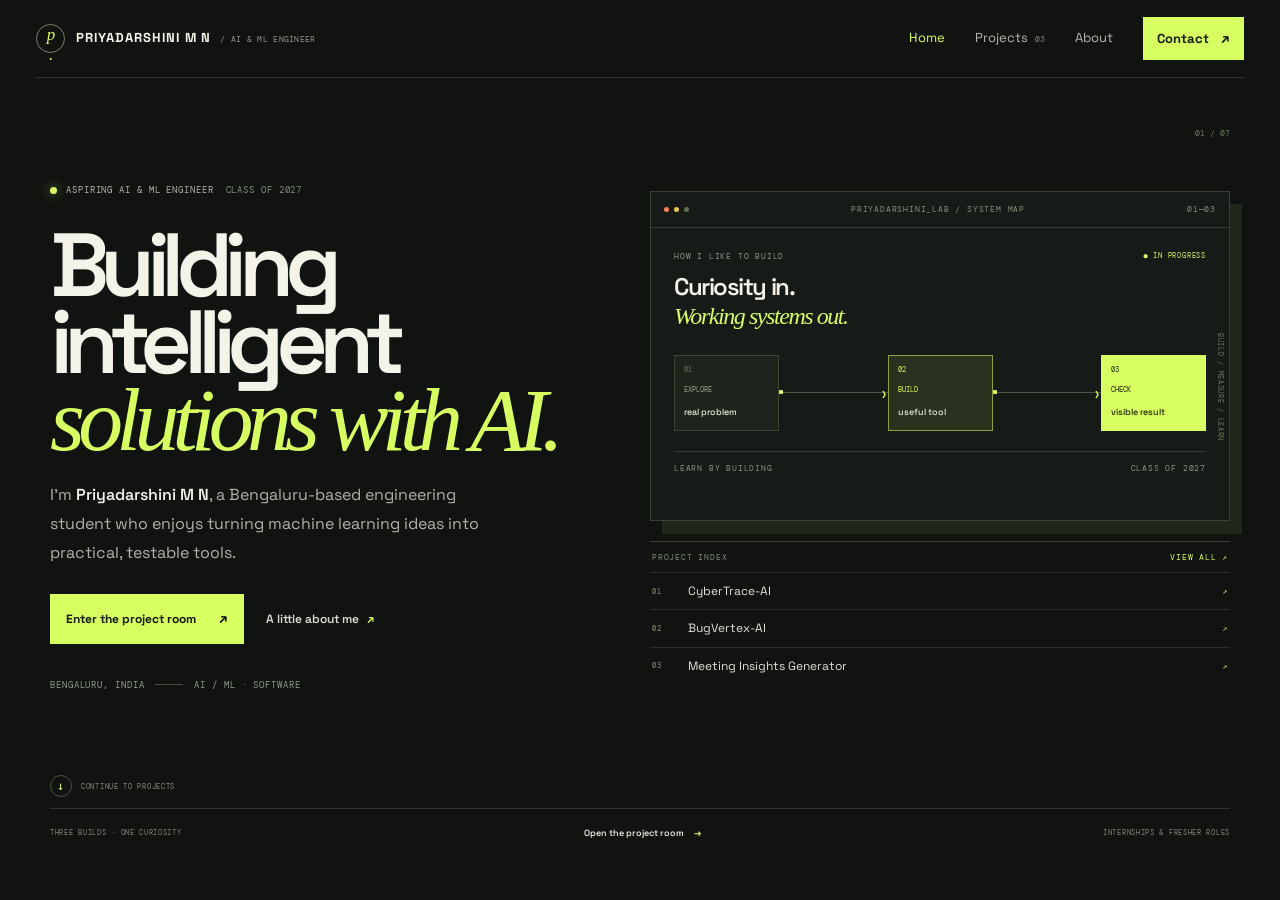
<file: portfolio/index.html>
<!doctype html>
<html lang="en">
<head>
  <meta charset="utf-8"><meta name="viewport" content="width=device-width, initial-scale=1"><meta name="theme-color" content="#101310">
  <meta name="description" content="Priyadarshini M N — aspiring AI and Machine Learning Engineer in Bengaluru. Explore practical AI projects, skills, and education.">
  <title>Priyadarshini M N — AI &amp; Machine Learning Engineer</title><link rel="icon" type="image/svg+xml" href="favicon.svg"><link rel="preconnect" href="https://fonts.googleapis.com"><link rel="preconnect" href="https://fonts.gstatic.com" crossorigin><link href="https://fonts.googleapis.com/css2?family=DM+Mono:wght@400;500&family=Space+Grotesk:wght@400;500;600;700&display=swap" rel="stylesheet"><link rel="stylesheet" href="styles.css?v=8"><script src="script.js?v=6" defer></script>
</head>
<body data-page="home">
  <a class="skip-link" href="#main">Skip to content</a>
  <header class="site-header"><a class="wordmark" href="index.html"><span class="wordmark-icon">p<span>.</span></span><span>PRIYADARSHINI M N<span class="wordmark-sub"> / AI &amp; ML ENGINEER</span></span></a><button class="menu-toggle" aria-label="Toggle navigation" aria-expanded="false" aria-controls="primary-navigation"><i></i><i></i></button><nav class="nav" id="primary-navigation" aria-label="Main navigation"><a href="index.html" aria-current="page">Home</a><a href="projects.html">Projects <span>03</span></a><a href="about.html">About</a><a href="contact.html" class="nav-cta">Contact <b>↗</b></a></nav></header>
  <main id="main" class="home-screen">
    <section class="hero shell"><div class="hero-copy"><div class="status"><span class="status-light"></span> ASPIRING AI &amp; ML ENGINEER <span class="status-year">CLASS OF 2027</span></div><h1>Building<br>intelligent<br><em>solutions with AI.</em></h1><p class="hero-summary">I’m <strong>Priyadarshini M N</strong>, a Bengaluru-based engineering student who enjoys turning machine learning ideas into practical, testable tools.</p><div class="hero-links"><a class="button-primary" href="projects.html">Enter the project room <span>↗</span></a><a class="link-arrow" href="about.html">A little about me <span>↗</span></a></div><div class="hero-meta"><span>BENGALURU, INDIA</span><span class="meta-line"></span><span>AI / ML · SOFTWARE</span></div></div>
      <aside class="home-side"><div class="hero-console"><div class="console-top"><span><i></i><i></i><i></i></span><span>PRIYADARSHINI_LAB / SYSTEM MAP</span><span>01—03</span></div><div class="console-body"><div class="console-label">HOW I LIKE TO BUILD <span>● IN PROGRESS</span></div><div class="console-title">Curiosity in.<br><em>Working systems out.</em></div><div class="flow-map"><div class="flow-node node-input"><span class="flow-index">01</span><span>EXPLORE</span><b>real problem</b></div><div class="flow-connector"><i></i><i></i><i></i></div><div class="flow-node node-process"><span class="flow-index">02</span><span>BUILD</span><b>useful tool</b></div><div class="flow-connector"><i></i><i></i><i></i></div><div class="flow-node node-result"><span class="flow-index">03</span><span>CHECK</span><b>visible result</b></div></div><div class="console-bottom"><span>LEARN BY BUILDING</span><span>CLASS OF 2027</span></div></div><div class="console-side">BUILD / MEASURE / LEARN</div></div>
        <div class="featured-list"><div class="featured-list-head"><span>PROJECT INDEX</span><a href="projects.html">VIEW ALL ↗</a></div><a href="cybertrace.html"><b>01</b><span>CyberTrace-AI</span><i>↗</i></a><a href="bugvertex.html"><b>02</b><span>BugVertex-AI</span><i>↗</i></a><a href="meeting-insights.html"><b>03</b><span>Meeting Insights Generator</span><i>↗</i></a></div></aside>
      <a class="scroll-cue" href="projects.html"><span class="scroll-mark">↓</span> CONTINUE TO PROJECTS</a><span class="hero-deco deco-a">01 / 07</span>
    </section>
    <section class="home-bottom shell"><span>THREE BUILDS · ONE CURIOSITY</span><a href="projects.html">Open the project room <b>→</b></a><span>INTERNSHIPS &amp; FRESHER ROLES</span></section>
  </main>
</body>
</html>
</file>
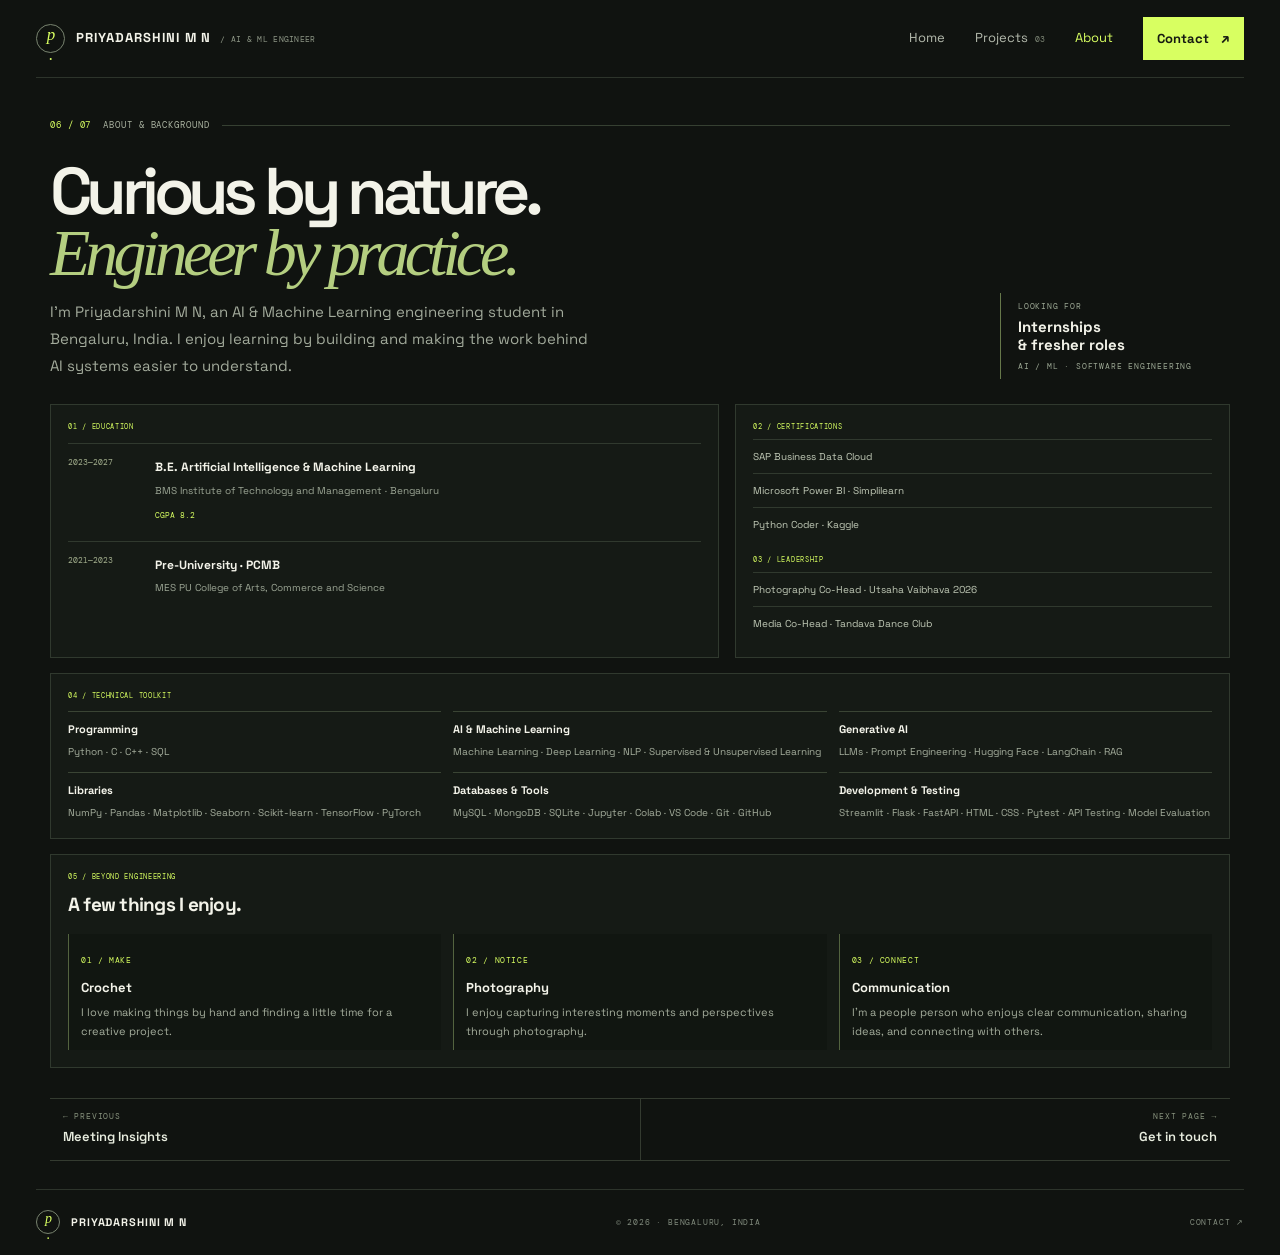
<file: portfolio/about.html>
<!doctype html>
<html lang="en"><head><meta charset="utf-8"><meta name="viewport" content="width=device-width, initial-scale=1"><meta name="theme-color" content="#101310"><meta name="description" content="About Priyadarshini M N: AI and Machine Learning engineering student at BMS Institute of Technology and Management in Bengaluru."><title>About — Priyadarshini M N</title><link rel="icon" type="image/svg+xml" href="favicon.svg"><link rel="preconnect" href="https://fonts.googleapis.com"><link rel="preconnect" href="https://fonts.gstatic.com" crossorigin><link href="https://fonts.googleapis.com/css2?family=DM+Mono:wght@400;500&family=Space+Grotesk:wght@400;500;600;700&display=swap" rel="stylesheet"><link rel="stylesheet" href="styles.css?v=8"><script src="script.js?v=6" defer></script></head>
<body data-page="about"><a class="skip-link" href="#main">Skip to content</a><header class="site-header"><a class="wordmark" href="index.html"><span class="wordmark-icon">p<span>.</span></span><span>PRIYADARSHINI M N<span class="wordmark-sub"> / AI &amp; ML ENGINEER</span></span></a><button class="menu-toggle" aria-label="Toggle navigation" aria-expanded="false" aria-controls="primary-navigation"><i></i><i></i></button><nav class="nav" id="primary-navigation" aria-label="Main navigation"><a href="index.html">Home</a><a href="projects.html">Projects <span>03</span></a><a href="about.html" aria-current="page">About</a><a href="contact.html" class="nav-cta">Contact <b>↗</b></a></nav></header>
<main id="main" class="shell page-shell"><div class="page-kicker"><span>06 / 07</span> ABOUT &amp; BACKGROUND <span class="kicker-rule"></span></div><div class="about-page-top"><div><h1 class="page-title">Curious by nature.<br><em>Engineer by practice.</em></h1><p class="page-intro">I’m Priyadarshini M N, an AI &amp; Machine Learning engineering student in Bengaluru, India. I enjoy learning by building and making the work behind AI systems easier to understand.</p></div><div class="about-aside"><span>LOOKING FOR</span><b>Internships<br>&amp; fresher roles</b><small>AI / ML · SOFTWARE ENGINEERING</small></div></div>
<div class="about-panels"><section class="info-panel education-panel"><div class="panel-label">01 / EDUCATION</div><article class="education-row"><span>2023—2027</span><div><h2>B.E. Artificial Intelligence &amp; Machine Learning</h2><p>BMS Institute of Technology and Management · Bengaluru</p><b>CGPA 8.2</b></div></article><article class="education-row"><span>2021—2023</span><div><h2>Pre-University · PCMB</h2><p>MES PU College of Arts, Commerce and Science</p></div></article></section><section class="info-panel credentials-panel"><div class="panel-label">02 / CERTIFICATIONS</div><ul><li>SAP Business Data Cloud</li><li>Microsoft Power BI · Simplilearn</li><li>Python Coder · Kaggle</li></ul><div class="panel-label leadership-label">03 / LEADERSHIP</div><ul><li>Photography Co-Head · Utsaha Vaibhava 2026</li><li>Media Co-Head · Tandava Dance Club</li></ul></section></div>
<section class="toolkit-panel"><div class="panel-label">04 / TECHNICAL TOOLKIT</div><div class="toolkit-grid"><article><h2>Programming</h2><p>Python · C · C++ · SQL</p></article><article><h2>AI &amp; Machine Learning</h2><p>Machine Learning · Deep Learning · NLP · Supervised &amp; Unsupervised Learning</p></article><article><h2>Generative AI</h2><p>LLMs · Prompt Engineering · Hugging Face · LangChain · RAG</p></article><article><h2>Libraries</h2><p>NumPy · Pandas · Matplotlib · Seaborn · Scikit-learn · TensorFlow · PyTorch</p></article><article><h2>Databases &amp; Tools</h2><p>MySQL · MongoDB · SQLite · Jupyter · Colab · VS Code · Git · GitHub</p></article><article><h2>Development &amp; Testing</h2><p>Streamlit · Flask · FastAPI · HTML · CSS · Pytest · API Testing · Model Evaluation</p></article></div></section>
<section class="interests-panel" aria-labelledby="interests-title"><div class="panel-label">05 / BEYOND ENGINEERING</div><h2 id="interests-title">A few things I enjoy.</h2><div class="interests-grid"><article><span>01 / MAKE</span><h3>Crochet</h3><p>I love making things by hand and finding a little time for a creative project.</p></article><article><span>02 / NOTICE</span><h3>Photography</h3><p>I enjoy capturing interesting moments and perspectives through photography.</p></article><article><span>03 / CONNECT</span><h3>Communication</h3><p>I’m a people person who enjoys clear communication, sharing ideas, and connecting with others.</p></article></div></section>
<nav class="page-turn" aria-label="Page navigation"><a href="meeting-insights.html"><span>← PREVIOUS</span><b>Meeting Insights</b></a><a href="contact.html"><span>NEXT PAGE →</span><b>Get in touch</b></a></nav></main><footer class="site-footer"><a class="wordmark" href="index.html"><span class="wordmark-icon">p<span>.</span></span><span>PRIYADARSHINI M N</span></a><span>© <span data-year></span> · BENGALURU, INDIA</span><a href="contact.html">CONTACT ↗</a></footer></body></html>
</file>
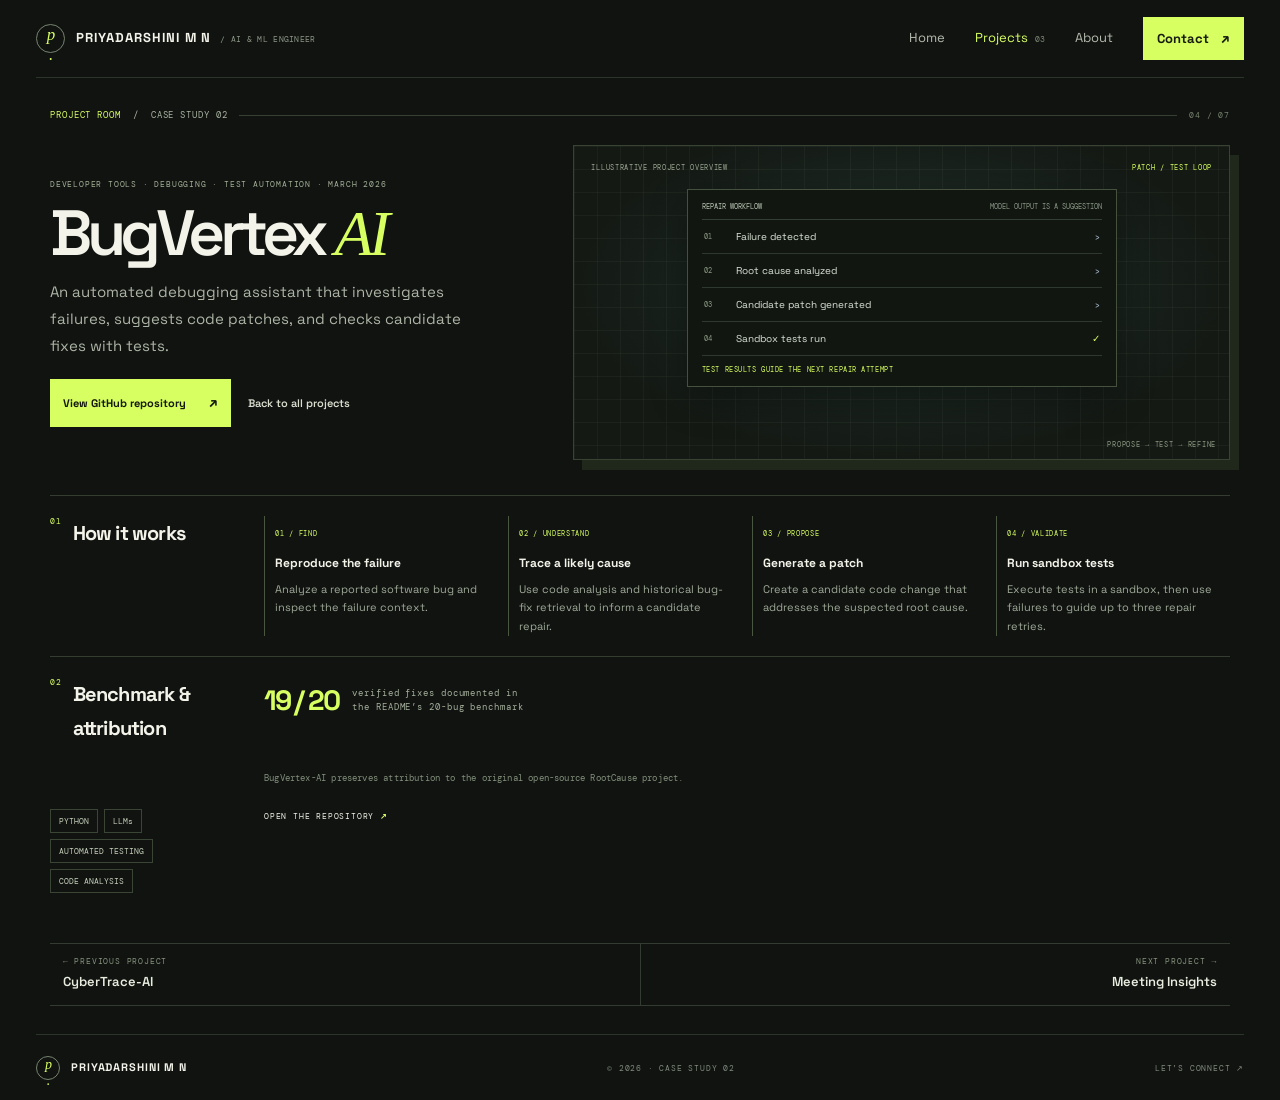
<file: portfolio/bugvertex.html>
<!doctype html>
<html lang="en"><head><meta charset="utf-8"><meta name="viewport" content="width=device-width, initial-scale=1"><meta name="theme-color" content="#101310"><meta name="description" content="BugVertex-AI project case study: root cause analysis, candidate patches, and sandbox test validation by Priyadarshini M N."><title>BugVertex-AI — Project Case Study</title><link rel="icon" type="image/svg+xml" href="favicon.svg"><link rel="preconnect" href="https://fonts.googleapis.com"><link rel="preconnect" href="https://fonts.gstatic.com" crossorigin><link href="https://fonts.googleapis.com/css2?family=DM+Mono:wght@400;500&family=Space+Grotesk:wght@400;500;600;700&display=swap" rel="stylesheet"><link rel="stylesheet" href="styles.css?v=8"><script src="script.js?v=6" defer></script></head>
<body data-page="bugvertex"><a class="skip-link" href="#main">Skip to content</a><header class="site-header"><a class="wordmark" href="index.html"><span class="wordmark-icon">p<span>.</span></span><span>PRIYADARSHINI M N<span class="wordmark-sub"> / AI &amp; ML ENGINEER</span></span></a><button class="menu-toggle" aria-label="Toggle navigation" aria-expanded="false" aria-controls="primary-navigation"><i></i><i></i></button><nav class="nav" id="primary-navigation" aria-label="Main navigation"><a href="index.html">Home</a><a href="projects.html" aria-current="page">Projects <span>03</span></a><a href="about.html">About</a><a href="contact.html" class="nav-cta">Contact <b>↗</b></a></nav></header>
<main id="main" class="shell case-shell"><div class="page-kicker"><a href="projects.html">PROJECT ROOM</a><span> / </span><span>CASE STUDY 02</span><span class="kicker-rule"></span><span class="page-position">04 / 07</span></div><section class="case-hero"><div class="case-heading"><div class="case-label">DEVELOPER TOOLS · DEBUGGING · TEST AUTOMATION · MARCH 2026</div><h1 class="page-title">BugVertex <em>AI</em></h1><p class="case-lead">An automated debugging assistant that investigates failures, suggests code patches, and checks candidate fixes with tests.</p><div class="case-actions"><a class="button-primary" href="https://github.com/priyadarshini116/BugVertex-AI" target="_blank" rel="noreferrer">View GitHub repository <span>↗</span></a><a class="text-link" href="projects.html">Back to all projects</a></div></div><div class="case-art bug-art"><div class="art-topline"><span>ILLUSTRATIVE PROJECT OVERVIEW</span><b>PATCH / TEST LOOP</b></div><div class="patch-card"><div class="patch-card-head"><span>REPAIR WORKFLOW</span><span>MODEL OUTPUT IS A SUGGESTION</span></div><div class="repair-step"><b>01</b><span>Failure detected</span><i>›</i></div><div class="repair-step"><b>02</b><span>Root cause analyzed</span><i>›</i></div><div class="repair-step"><b>03</b><span>Candidate patch generated</span><i>›</i></div><div class="repair-step checked"><b>04</b><span>Sandbox tests run</span><i>✓</i></div><div class="test-note">TEST RESULTS GUIDE THE NEXT REPAIR ATTEMPT</div></div><div class="art-caption">PROPOSE → TEST → REFINE</div></div></section>
<section class="case-info"><div class="case-section-title"><span>01</span><h2>How it works</h2></div><div class="workflow-grid"><article><b>01 / FIND</b><h3>Reproduce the failure</h3><p>Analyze a reported software bug and inspect the failure context.</p></article><article><b>02 / UNDERSTAND</b><h3>Trace a likely cause</h3><p>Use code analysis and historical bug-fix retrieval to inform a candidate repair.</p></article><article><b>03 / PROPOSE</b><h3>Generate a patch</h3><p>Create a candidate code change that addresses the suspected root cause.</p></article><article><b>04 / VALIDATE</b><h3>Run sandbox tests</h3><p>Execute tests in a sandbox, then use failures to guide up to three repair retries.</p></article></div></section><section class="case-info case-bottom"><div class="case-section-title"><span>02</span><h2>Benchmark &amp; attribution</h2></div><div class="benchmark-callout"><strong>19 / 20</strong><span>verified fixes documented in the README’s 20-bug benchmark</span></div><p class="attribution-note">BugVertex-AI preserves attribution to the original open-source RootCause project.</p><div class="case-tags"><span>PYTHON</span><span>LLMs</span><span>AUTOMATED TESTING</span><span>CODE ANALYSIS</span></div><a class="project-open" href="https://github.com/priyadarshini116/BugVertex-AI" target="_blank" rel="noreferrer">OPEN THE REPOSITORY <b>↗</b></a></section>
<nav class="page-turn" aria-label="Project navigation"><a href="cybertrace.html"><span>← PREVIOUS PROJECT</span><b>CyberTrace-AI</b></a><a href="meeting-insights.html"><span>NEXT PROJECT →</span><b>Meeting Insights</b></a></nav></main><footer class="site-footer"><a class="wordmark" href="index.html"><span class="wordmark-icon">p<span>.</span></span><span>PRIYADARSHINI M N</span></a><span>© <span data-year></span> · CASE STUDY 02</span><a href="contact.html">LET’S CONNECT ↗</a></footer></body></html>
</file>
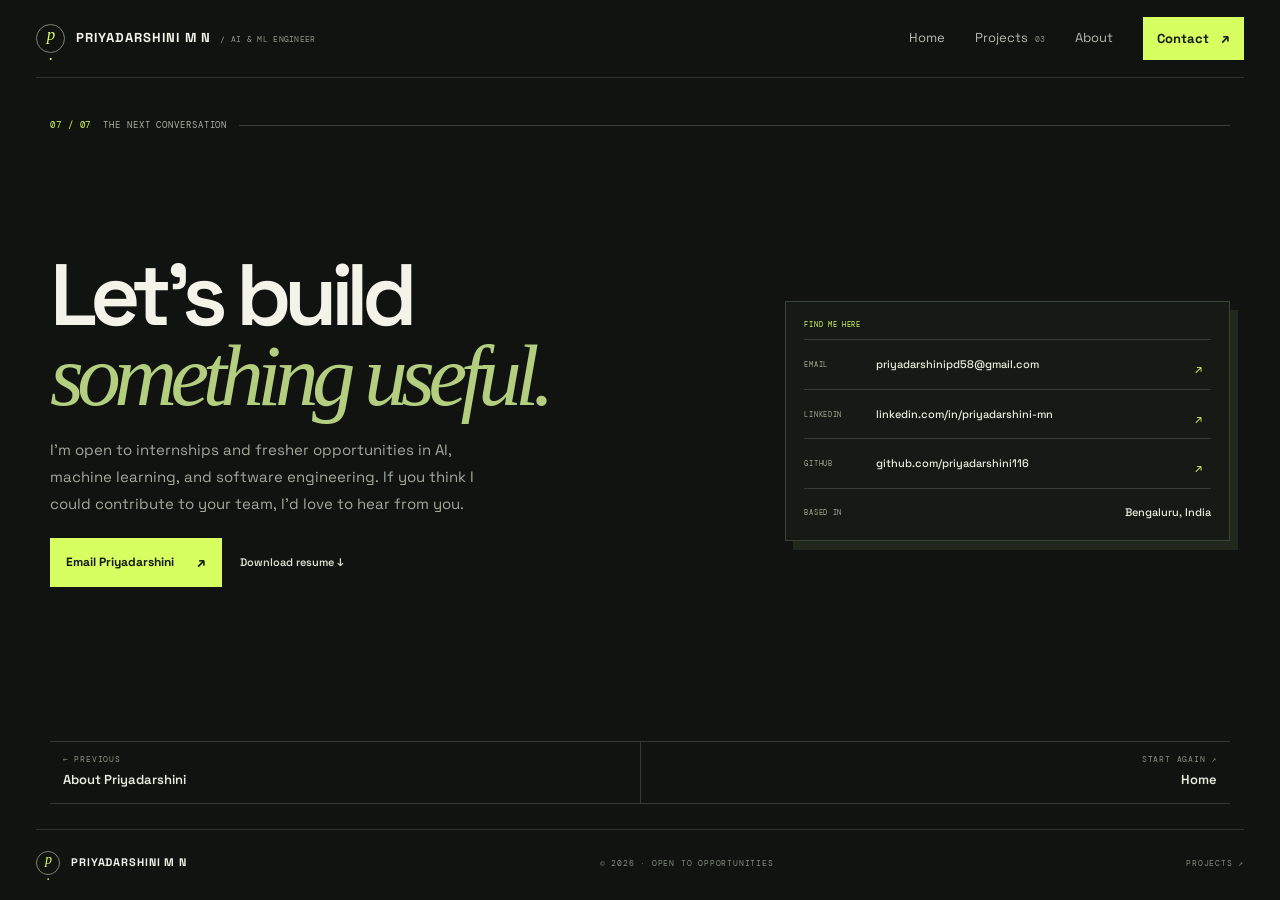
<file: portfolio/contact.html>
<!doctype html>
<html lang="en"><head><meta charset="utf-8"><meta name="viewport" content="width=device-width, initial-scale=1"><meta name="theme-color" content="#101310"><meta name="description" content="Contact Priyadarshini M N about AI and Machine Learning internships and fresher opportunities."><title>Contact — Priyadarshini M N</title><link rel="icon" type="image/svg+xml" href="favicon.svg"><link rel="preconnect" href="https://fonts.googleapis.com"><link rel="preconnect" href="https://fonts.gstatic.com" crossorigin><link href="https://fonts.googleapis.com/css2?family=DM+Mono:wght@400;500&family=Space+Grotesk:wght@400;500;600;700&display=swap" rel="stylesheet"><link rel="stylesheet" href="styles.css?v=8"><script src="script.js?v=6" defer></script></head>
<body data-page="contact"><a class="skip-link" href="#main">Skip to content</a><header class="site-header"><a class="wordmark" href="index.html"><span class="wordmark-icon">p<span>.</span></span><span>PRIYADARSHINI M N<span class="wordmark-sub"> / AI &amp; ML ENGINEER</span></span></a><button class="menu-toggle" aria-label="Toggle navigation" aria-expanded="false" aria-controls="primary-navigation"><i></i><i></i></button><nav class="nav" id="primary-navigation" aria-label="Main navigation"><a href="index.html">Home</a><a href="projects.html">Projects <span>03</span></a><a href="about.html">About</a><a href="contact.html" class="nav-cta" aria-current="page">Contact <b>↗</b></a></nav></header>
<main id="main" class="shell contact-page"><div class="page-kicker"><span>07 / 07</span> THE NEXT CONVERSATION <span class="kicker-rule"></span></div><div class="contact-page-grid"><div><h1 class="page-title">Let’s build<br><em>something useful.</em></h1><p class="page-intro">I’m open to internships and fresher opportunities in AI, machine learning, and software engineering. If you think I could contribute to your team, I’d love to hear from you.</p><div class="contact-buttons"><a class="button-primary" href="mailto:priyadarshinipd58@gmail.com">Email Priyadarshini <span>↗</span></a><a class="text-link" href="resume.pdf" download>Download resume ↓</a></div></div><div class="contact-card"><div class="panel-label">FIND ME HERE</div><a href="mailto:priyadarshinipd58@gmail.com"><span>EMAIL</span><b>priyadarshinipd58@gmail.com</b><i>↗</i></a><a href="https://www.linkedin.com/in/priyadarshini-mn/" target="_blank" rel="noreferrer"><span>LINKEDIN</span><b>linkedin.com/in/priyadarshini-mn</b><i>↗</i></a><a href="https://github.com/priyadarshini116" target="_blank" rel="noreferrer"><span>GITHUB</span><b>github.com/priyadarshini116</b><i>↗</i></a><div class="contact-location"><span>BASED IN</span><b>Bengaluru, India</b></div></div></div><nav class="page-turn" aria-label="Page navigation"><a href="about.html"><span>← PREVIOUS</span><b>About Priyadarshini</b></a><a href="index.html"><span>START AGAIN ↗</span><b>Home</b></a></nav></main><footer class="site-footer"><a class="wordmark" href="index.html"><span class="wordmark-icon">p<span>.</span></span><span>PRIYADARSHINI M N</span></a><span>© <span data-year></span> · OPEN TO OPPORTUNITIES</span><a href="projects.html">PROJECTS ↗</a></footer></body></html>
</file>
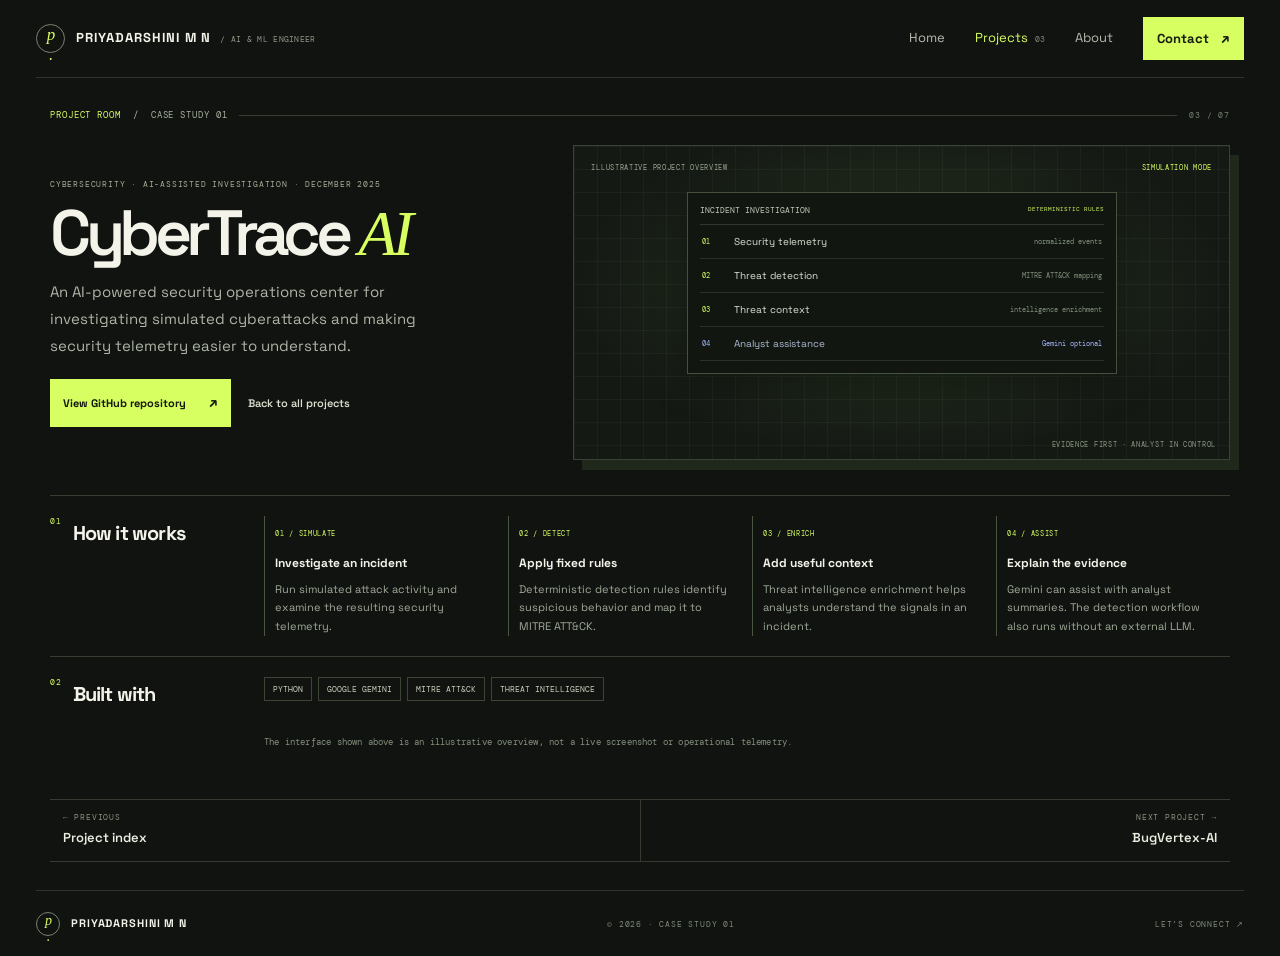
<file: portfolio/cybertrace.html>
<!doctype html>
<html lang="en"><head><meta charset="utf-8"><meta name="viewport" content="width=device-width, initial-scale=1"><meta name="theme-color" content="#101310"><meta name="description" content="CyberTrace-AI project case study: deterministic threat detection, MITRE ATT&CK mapping, and analyst assistance by Priyadarshini M N."><title>CyberTrace-AI — Project Case Study</title><link rel="icon" type="image/svg+xml" href="favicon.svg"><link rel="preconnect" href="https://fonts.googleapis.com"><link rel="preconnect" href="https://fonts.gstatic.com" crossorigin><link href="https://fonts.googleapis.com/css2?family=DM+Mono:wght@400;500&family=Space+Grotesk:wght@400;500;600;700&display=swap" rel="stylesheet"><link rel="stylesheet" href="styles.css?v=8"><script src="script.js?v=6" defer></script></head>
<body data-page="cybertrace"><a class="skip-link" href="#main">Skip to content</a><header class="site-header"><a class="wordmark" href="index.html"><span class="wordmark-icon">p<span>.</span></span><span>PRIYADARSHINI M N<span class="wordmark-sub"> / AI &amp; ML ENGINEER</span></span></a><button class="menu-toggle" aria-label="Toggle navigation" aria-expanded="false" aria-controls="primary-navigation"><i></i><i></i></button><nav class="nav" id="primary-navigation" aria-label="Main navigation"><a href="index.html">Home</a><a href="projects.html" aria-current="page">Projects <span>03</span></a><a href="about.html">About</a><a href="contact.html" class="nav-cta">Contact <b>↗</b></a></nav></header>
<main id="main" class="shell case-shell"><div class="page-kicker"><a href="projects.html">PROJECT ROOM</a><span> / </span><span>CASE STUDY 01</span><span class="kicker-rule"></span><span class="page-position">03 / 07</span></div><section class="case-hero"><div class="case-heading"><div class="case-label">CYBERSECURITY · AI-ASSISTED INVESTIGATION · DECEMBER 2025</div><h1 class="page-title">CyberTrace <em>AI</em></h1><p class="case-lead">An AI-powered security operations center for investigating simulated cyberattacks and making security telemetry easier to understand.</p><div class="case-actions"><a class="button-primary" href="https://github.com/priyadarshini116/CyberTrace-AI" target="_blank" rel="noreferrer">View GitHub repository <span>↗</span></a><a class="text-link" href="projects.html">Back to all projects</a></div></div><div class="case-art cyber-art"><div class="art-topline"><span>ILLUSTRATIVE PROJECT OVERVIEW</span><b>SIMULATION MODE</b></div><div class="soc-card"><div class="soc-card-title"><span>INCIDENT INVESTIGATION</span><b>DETERMINISTIC RULES</b></div><div class="soc-event"><i>01</i><span>Security telemetry</span><small>normalized events</small></div><div class="soc-event"><i>02</i><span>Threat detection</span><small>MITRE ATT&amp;CK mapping</small></div><div class="soc-event"><i>03</i><span>Threat context</span><small>intelligence enrichment</small></div><div class="soc-event optional"><i>04</i><span>Analyst assistance</span><small>Gemini optional</small></div></div><div class="art-caption">EVIDENCE FIRST · ANALYST IN CONTROL</div></div></section>
<section class="case-info"><div class="case-section-title"><span>01</span><h2>How it works</h2></div><div class="workflow-grid"><article><b>01 / SIMULATE</b><h3>Investigate an incident</h3><p>Run simulated attack activity and examine the resulting security telemetry.</p></article><article><b>02 / DETECT</b><h3>Apply fixed rules</h3><p>Deterministic detection rules identify suspicious behavior and map it to MITRE ATT&amp;CK.</p></article><article><b>03 / ENRICH</b><h3>Add useful context</h3><p>Threat intelligence enrichment helps analysts understand the signals in an incident.</p></article><article><b>04 / ASSIST</b><h3>Explain the evidence</h3><p>Gemini can assist with analyst summaries. The detection workflow also runs without an external LLM.</p></article></div></section><section class="case-info case-bottom"><div class="case-section-title"><span>02</span><h2>Built with</h2></div><div class="case-tags"><span>PYTHON</span><span>GOOGLE GEMINI</span><span>MITRE ATT&amp;CK</span><span>THREAT INTELLIGENCE</span></div><p class="case-footnote">The interface shown above is an illustrative overview, not a live screenshot or operational telemetry.</p></section>
<nav class="page-turn" aria-label="Project navigation"><a href="projects.html"><span>← PREVIOUS</span><b>Project index</b></a><a href="bugvertex.html"><span>NEXT PROJECT →</span><b>BugVertex-AI</b></a></nav></main><footer class="site-footer"><a class="wordmark" href="index.html"><span class="wordmark-icon">p<span>.</span></span><span>PRIYADARSHINI M N</span></a><span>© <span data-year></span> · CASE STUDY 01</span><a href="contact.html">LET’S CONNECT ↗</a></footer></body></html>
</file>
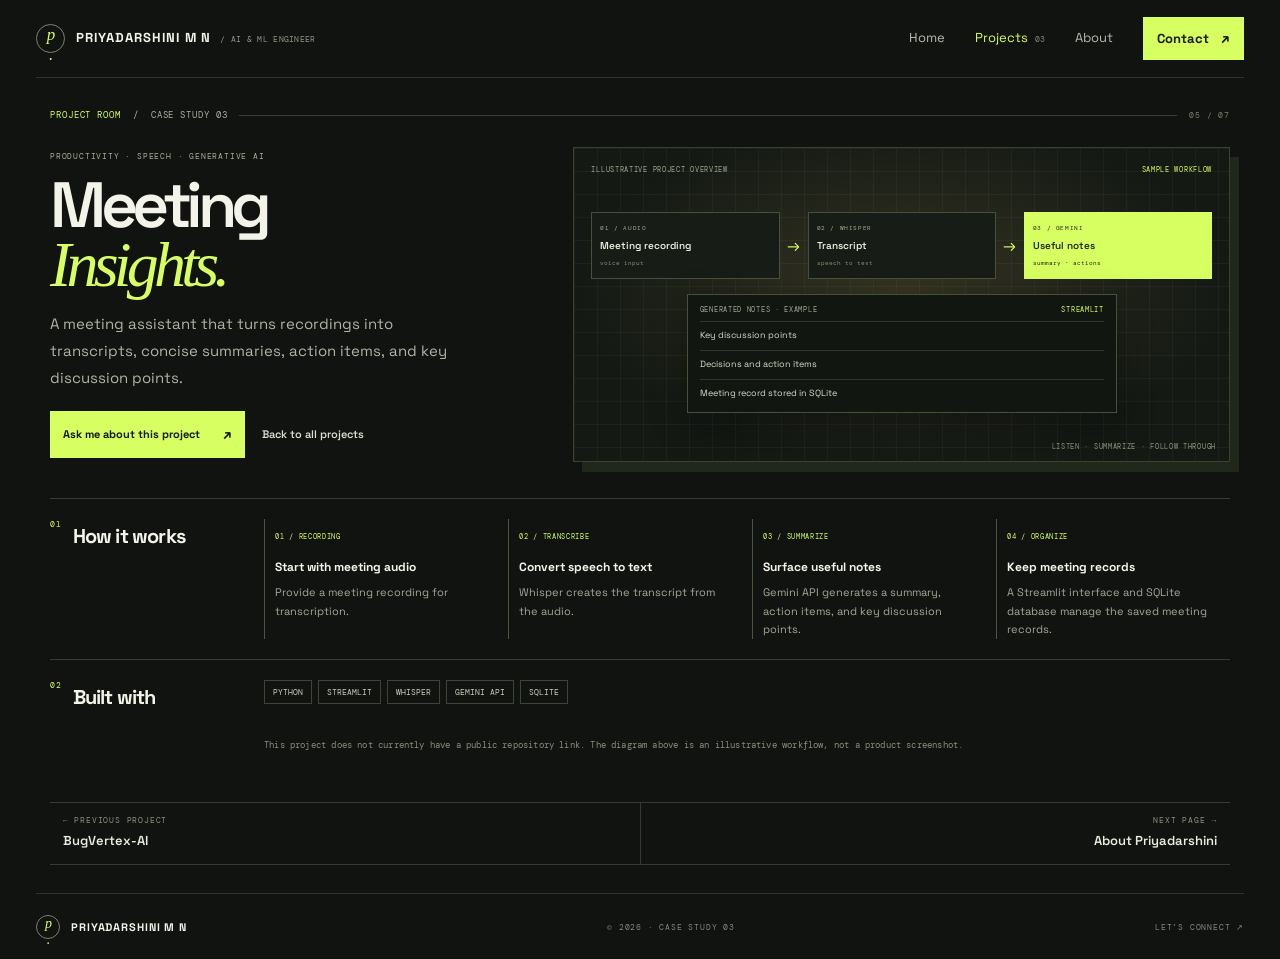
<file: portfolio/meeting-insights.html>
<!doctype html>
<html lang="en"><head><meta charset="utf-8"><meta name="viewport" content="width=device-width, initial-scale=1"><meta name="theme-color" content="#101310"><meta name="description" content="AI Meeting Insights Generator project by Priyadarshini M N: transcripts, summaries, action items, and meeting records."><title>Meeting Insights Generator — Project Case Study</title><link rel="icon" type="image/svg+xml" href="favicon.svg"><link rel="preconnect" href="https://fonts.googleapis.com"><link rel="preconnect" href="https://fonts.gstatic.com" crossorigin><link href="https://fonts.googleapis.com/css2?family=DM+Mono:wght@400;500&family=Space+Grotesk:wght@400;500;600;700&display=swap" rel="stylesheet"><link rel="stylesheet" href="styles.css?v=8"><script src="script.js?v=6" defer></script></head>
<body data-page="meeting-insights"><a class="skip-link" href="#main">Skip to content</a><header class="site-header"><a class="wordmark" href="index.html"><span class="wordmark-icon">p<span>.</span></span><span>PRIYADARSHINI M N<span class="wordmark-sub"> / AI &amp; ML ENGINEER</span></span></a><button class="menu-toggle" aria-label="Toggle navigation" aria-expanded="false" aria-controls="primary-navigation"><i></i><i></i></button><nav class="nav" id="primary-navigation" aria-label="Main navigation"><a href="index.html">Home</a><a href="projects.html" aria-current="page">Projects <span>03</span></a><a href="about.html">About</a><a href="contact.html" class="nav-cta">Contact <b>↗</b></a></nav></header>
<main id="main" class="shell case-shell"><div class="page-kicker"><a href="projects.html">PROJECT ROOM</a><span> / </span><span>CASE STUDY 03</span><span class="kicker-rule"></span><span class="page-position">05 / 07</span></div><section class="case-hero"><div class="case-heading"><div class="case-label">PRODUCTIVITY · SPEECH · GENERATIVE AI</div><h1 class="page-title">Meeting<br><em>Insights.</em></h1><p class="case-lead">A meeting assistant that turns recordings into transcripts, concise summaries, action items, and key discussion points.</p><div class="case-actions"><a class="button-primary" href="mailto:priyadarshinipd58@gmail.com?subject=Meeting%20Insights%20project">Ask me about this project <span>↗</span></a><a class="text-link" href="projects.html">Back to all projects</a></div></div><div class="case-art meeting-art"><div class="art-topline"><span>ILLUSTRATIVE PROJECT OVERVIEW</span><b>SAMPLE WORKFLOW</b></div><div class="meeting-flow"><div class="meeting-input"><span>01 / AUDIO</span><b>Meeting recording</b><small>voice input</small></div><div class="flow-arrow">→</div><div class="meeting-output"><span>02 / WHISPER</span><b>Transcript</b><small>speech to text</small></div><div class="flow-arrow">→</div><div class="meeting-output highlight"><span>03 / GEMINI</span><b>Useful notes</b><small>summary · actions</small></div></div><div class="meeting-record"><div class="record-head"><span>GENERATED NOTES · EXAMPLE</span><b>STREAMLIT</b></div><p>Key discussion points</p><p>Decisions and action items</p><p>Meeting record stored in SQLite</p></div><div class="art-caption">LISTEN · SUMMARIZE · FOLLOW THROUGH</div></div></section>
<section class="case-info"><div class="case-section-title"><span>01</span><h2>How it works</h2></div><div class="workflow-grid"><article><b>01 / RECORDING</b><h3>Start with meeting audio</h3><p>Provide a meeting recording for transcription.</p></article><article><b>02 / TRANSCRIBE</b><h3>Convert speech to text</h3><p>Whisper creates the transcript from the audio.</p></article><article><b>03 / SUMMARIZE</b><h3>Surface useful notes</h3><p>Gemini API generates a summary, action items, and key discussion points.</p></article><article><b>04 / ORGANIZE</b><h3>Keep meeting records</h3><p>A Streamlit interface and SQLite database manage the saved meeting records.</p></article></div></section><section class="case-info case-bottom"><div class="case-section-title"><span>02</span><h2>Built with</h2></div><div class="case-tags"><span>PYTHON</span><span>STREAMLIT</span><span>WHISPER</span><span>GEMINI API</span><span>SQLITE</span></div><p class="case-footnote">This project does not currently have a public repository link. The diagram above is an illustrative workflow, not a product screenshot.</p></section>
<nav class="page-turn" aria-label="Project navigation"><a href="bugvertex.html"><span>← PREVIOUS PROJECT</span><b>BugVertex-AI</b></a><a href="about.html"><span>NEXT PAGE →</span><b>About Priyadarshini</b></a></nav></main><footer class="site-footer"><a class="wordmark" href="index.html"><span class="wordmark-icon">p<span>.</span></span><span>PRIYADARSHINI M N</span></a><span>© <span data-year></span> · CASE STUDY 03</span><a href="contact.html">LET’S CONNECT ↗</a></footer></body></html>
</file>
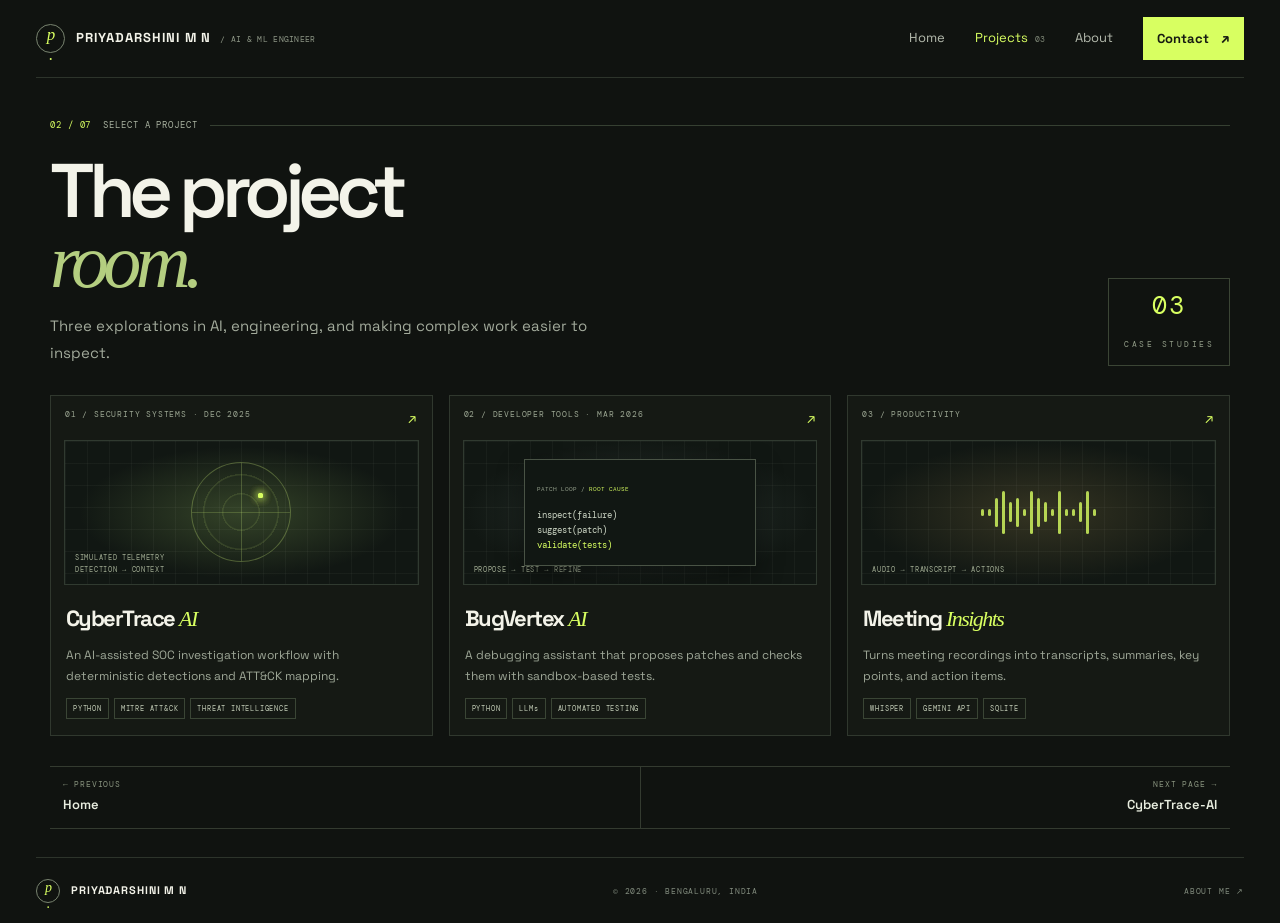
<file: portfolio/projects.html>
<!doctype html>
<html lang="en"><head><meta charset="utf-8"><meta name="viewport" content="width=device-width, initial-scale=1"><meta name="theme-color" content="#101310"><meta name="description" content="Project case studies by Priyadarshini M N: CyberTrace-AI, BugVertex-AI, and AI Meeting Insights Generator."><title>Selected Projects — Priyadarshini M N</title><link rel="icon" type="image/svg+xml" href="favicon.svg"><link rel="preconnect" href="https://fonts.googleapis.com"><link rel="preconnect" href="https://fonts.gstatic.com" crossorigin><link href="https://fonts.googleapis.com/css2?family=DM+Mono:wght@400;500&family=Space+Grotesk:wght@400;500;600;700&display=swap" rel="stylesheet"><link rel="stylesheet" href="styles.css?v=8"><script src="script.js?v=6" defer></script></head>
<body data-page="projects"><a class="skip-link" href="#main">Skip to content</a><header class="site-header"><a class="wordmark" href="index.html"><span class="wordmark-icon">p<span>.</span></span><span>PRIYADARSHINI M N<span class="wordmark-sub"> / AI &amp; ML ENGINEER</span></span></a><button class="menu-toggle" aria-label="Toggle navigation" aria-expanded="false" aria-controls="primary-navigation"><i></i><i></i></button><nav class="nav" id="primary-navigation" aria-label="Main navigation"><a href="index.html">Home</a><a href="projects.html" aria-current="page">Projects <span>03</span></a><a href="about.html">About</a><a href="contact.html" class="nav-cta">Contact <b>↗</b></a></nav></header>
<main id="main" class="shell page-shell"><div class="page-kicker"><span>02 / 07</span> SELECT A PROJECT <span class="kicker-rule"></span></div><div class="page-heading-row"><div><h1 class="page-title">The project<br><em>room.</em></h1><p class="page-intro">Three explorations in AI, engineering, and making complex work easier to inspect.</p></div><div class="page-count">03<br><small>CASE STUDIES</small></div></div>
  <div class="project-index">
    <a class="project-tile tile-cyber" href="cybertrace.html"><div class="tile-top"><span>01 / SECURITY SYSTEMS · DEC 2025</span><b>↗</b></div><div class="tile-art art-cyber"><div class="tile-radar"><i></i><i></i><i></i></div><span>SIMULATED TELEMETRY<br>DETECTION → CONTEXT</span></div><div class="tile-copy"><h2>CyberTrace <em>AI</em></h2><p>An AI-assisted SOC investigation workflow with deterministic detections and ATT&amp;CK mapping.</p><div class="tile-tags"><span>PYTHON</span><span>MITRE ATT&amp;CK</span><span>THREAT INTELLIGENCE</span></div></div></a>
    <a class="project-tile tile-bug" href="bugvertex.html"><div class="tile-top"><span>02 / DEVELOPER TOOLS · MAR 2026</span><b>↗</b></div><div class="tile-art art-bug"><div class="tile-code"><span>PATCH LOOP / <b>ROOT CAUSE</b></span><code>inspect(failure)<br>suggest(patch)<br><em>validate(tests)</em></code></div><span>PROPOSE → TEST → REFINE</span></div><div class="tile-copy"><h2>BugVertex <em>AI</em></h2><p>A debugging assistant that proposes patches and checks them with sandbox-based tests.</p><div class="tile-tags"><span>PYTHON</span><span>LLMs</span><span>AUTOMATED TESTING</span></div></div></a>
    <a class="project-tile tile-meeting" href="meeting-insights.html"><div class="tile-top"><span>03 / PRODUCTIVITY</span><b>↗</b></div><div class="tile-art art-meeting"><div class="tile-wave"><i></i><i></i><i></i><i></i><i></i><i></i><i></i><i></i><i></i><i></i><i></i><i></i><i></i><i></i><i></i><i></i><i></i></div><span>AUDIO → TRANSCRIPT → ACTIONS</span></div><div class="tile-copy"><h2>Meeting <em>Insights</em></h2><p>Turns meeting recordings into transcripts, summaries, key points, and action items.</p><div class="tile-tags"><span>WHISPER</span><span>GEMINI API</span><span>SQLITE</span></div></div></a>
  </div><nav class="page-turn" aria-label="Page navigation"><a href="index.html"><span>← PREVIOUS</span><b>Home</b></a><a href="cybertrace.html"><span>NEXT PAGE →</span><b>CyberTrace-AI</b></a></nav></main><footer class="site-footer"><a class="wordmark" href="index.html"><span class="wordmark-icon">p<span>.</span></span><span>PRIYADARSHINI M N</span></a><span>© <span data-year></span> · BENGALURU, INDIA</span><a href="about.html">ABOUT ME ↗</a></footer></body></html>
</file>
<file: portfolio/styles.css>
:root{--bg:#101310;--panel:#171b17;--panel2:#1d241d;--ink:#f3f3e9;--muted:#a1a99a;--faint:#727a6c;--line:#2d342b;--acid:#d8ff61;--acid2:#b9e94a;--blue:#94aaff;--orange:#ff8058;--sans:'Space Grotesk',Arial,sans-serif;--mono:'DM Mono',monospace}*{box-sizing:border-box}html{scroll-behavior:smooth}body{margin:0;background:var(--bg);color:var(--ink);font-family:var(--sans);-webkit-font-smoothing:antialiased}a{color:inherit;text-decoration:none}button{font:inherit}.shell{width:min(1210px,calc(100% - 100px));margin:0 auto}.skip-link{position:absolute;top:-60px;left:14px;z-index:30;padding:10px 15px;background:var(--acid);color:#141910}.skip-link:focus{top:12px}.site-header{width:min(1320px,calc(100% - 72px));height:78px;margin:auto;display:flex;align-items:center;justify-content:space-between;border-bottom:1px solid var(--line);position:relative;z-index:10}.wordmark{display:flex;align-items:center;gap:11px;font-size:12px;font-weight:700;letter-spacing:.08em;white-space:nowrap}.wordmark-icon{height:29px;width:29px;display:grid;place-items:center;border:1px solid #78836f;border-radius:50%;font:italic 17px Georgia;color:var(--acid);letter-spacing:-.06em}.wordmark-icon span{color:var(--acid)}.wordmark-sub{font:8px var(--mono);color:#8e9786;letter-spacing:.04em;margin-left:4px}.nav{display:flex;align-items:center;gap:30px;font-size:11px;color:#b4baad}.nav>a:not(.nav-cta):hover,.nav>a[aria-current=page]:not(.nav-cta){color:var(--acid)}.nav a span{font:8px var(--mono);color:#818a79;margin-left:4px}.nav-cta{background:var(--acid);color:#171b12;padding:10px 14px;font-weight:700}.nav-cta b{font-size:14px;margin-left:9px}.menu-toggle{display:none}.home-screen{min-height:calc(100vh - 78px);display:flex;flex-direction:column}.hero{min-height:calc(100vh - 170px);position:relative;display:grid;grid-template-columns:.95fr 1.05fr;align-items:center;gap:50px;padding-top:34px;padding-bottom:45px}.hero-copy{position:relative;z-index:1}.status,.hero-meta,.console-top,.console-label,.console-bottom,.console-side,.scroll-cue,.page-kicker,.page-count,.project-label,.project-open,.site-footer>span,.site-footer>a:last-child,.panel-label,.featured-list-head,.featured-list>a>b,.featured-list>a i,.case-label,.art-topline,.art-caption,.case-section-title>span,.workflow-grid article>b,.page-position,.tile-top,.tile-art>span,.tile-tags,.meeting-flow span,.meeting-flow small,.record-head,.contact-card>a>span,.contact-location>span,.case-footnote,.attribution-note,.benchmark-callout span{font:8px var(--mono);letter-spacing:.1em}.status{display:flex;align-items:center;gap:9px;color:#b0b7a7}.status-light,.contact-card i{display:inline-block;width:7px;height:7px;border-radius:50%;background:var(--acid);box-shadow:0 0 12px #d8ff6190}.status-year{color:#84907c;margin-left:3px}.hero h1{font-size:clamp(67px,7vw,100px);line-height:.86;letter-spacing:-.095em;font-weight:600;margin:31px 0 23px}.hero h1 em,.page-title em{font-family:Georgia,serif;color:var(--acid);font-weight:400;letter-spacing:-.075em}.hero-summary{max-width:440px;color:#aeb4a8;font-size:13px;line-height:1.85;margin:0}.hero-summary strong{color:#eef0e7;font-weight:600}.hero-links{display:flex;align-items:center;gap:22px;margin-top:26px}.button-primary{display:inline-flex;align-items:center;justify-content:space-between;gap:23px;background:var(--acid);color:#151a10;font-size:10px;font-weight:700;padding:13px 16px;transition:transform .2s,background .2s}.button-primary:hover{transform:translateY(-2px);background:#e5ff9a}.button-primary span{font-size:14px}.link-arrow,.text-link{font-size:10px;color:#d9ddce;font-weight:600}.link-arrow span{color:var(--acid);margin-left:5px}.hero-meta{display:flex;align-items:center;gap:11px;margin-top:35px;color:#929b8c;font-size:8px}.meta-line{width:28px;height:1px;background:#46503f}.home-side{max-width:580px;width:100%;justify-self:end}.hero-console{height:330px;position:relative;background:var(--panel);border:1px solid #374033;box-shadow:12px 13px 0 #20271b;overflow:hidden}.console-top{height:36px;border-bottom:1px solid #323b2f;display:flex;justify-content:space-between;align-items:center;padding:0 13px;color:#83907a;font-size:7px}.console-top>span:first-child{display:flex;gap:5px}.console-top i{width:5px;height:5px;border-radius:50%;background:#606e54}.console-top i:first-child{background:var(--orange)}.console-top i:nth-child(2){background:#e4c45a}.console-body{padding:23px 23px 16px}.console-label{color:#8b9682;font-size:7px}.console-label span{float:right;color:var(--acid);font-size:7px}.console-title{font-size:22px;line-height:1.2;font-weight:600;letter-spacing:-.06em;margin-top:12px}.console-title em{font-family:Georgia,serif;font-weight:400;color:var(--acid)}.flow-map{display:flex;align-items:center;margin-top:24px}.flow-node{width:105px;height:76px;border:1px solid #3b4635;background:#1d241b;padding:9px;display:flex;flex-direction:column;justify-content:space-between}.flow-node>span:nth-child(2){font:7px var(--mono);color:#99a490}.flow-node b{font-size:9px;font-weight:500;color:#e9edde}.flow-index{font:7px var(--mono);color:#6b7762}.node-process{border-color:#8ca241;background:#2a311e}.node-process .flow-index,.node-process>span:nth-child(2){color:var(--acid)}.node-result{background:var(--acid);border-color:var(--acid)}.node-result .flow-index,.node-result>span:nth-child(2),.node-result b{color:#1b2411}.flow-connector{flex:1;height:1px;background:#4b5741;position:relative}.flow-connector:after{content:'›';position:absolute;right:-1px;top:-9px;font:17px var(--mono);color:var(--acid)}.flow-connector i{position:absolute;top:-2px;width:4px;height:4px;border-radius:50%;background:var(--acid);animation:travel 2s linear infinite}.flow-connector i:nth-child(2){animation-delay:.6s}.flow-connector i:nth-child(3){animation-delay:1.2s}@keyframes travel{from{left:0;opacity:0}20%{opacity:1}to{left:100%;opacity:0}}.console-bottom{border-top:1px solid #323b2f;margin-top:20px;padding-top:11px;display:flex;justify-content:space-between;color:#889380;font-size:6px}.console-side{position:absolute;right:4px;top:43%;writing-mode:vertical-rl;color:#67715f;font-size:6px}.featured-list{margin-top:20px;border-top:1px solid #374033}.featured-list-head{display:flex;justify-content:space-between;padding:10px 2px;color:#828c79;font-size:7px}.featured-list-head a{color:var(--acid)}.featured-list>a{display:grid;grid-template-columns:36px 1fr 20px;align-items:center;padding:8px 2px;border-top:1px solid #252d24;font-size:10px;color:#dfe4d7;transition:color .2s}.featured-list>a:hover{color:var(--acid)}.featured-list>a>b{font-size:7px;color:#8d987f}.featured-list>a i{font-style:normal;color:var(--acid);text-align:right}.scroll-cue{position:absolute;bottom:11px;left:0;color:#858d7e;font-size:7px;display:flex;align-items:center;gap:9px}.scroll-mark{display:grid;place-items:center;border:1px solid #495142;border-radius:50%;width:22px;height:22px;color:var(--acid);font-size:12px}.hero-deco{position:absolute;top:50px;right:0;color:#6d7963;font:8px var(--mono)}.home-bottom{min-height:48px;border-top:1px solid var(--line);display:flex;justify-content:space-between;align-items:center;color:#7f8978;font:7px var(--mono);letter-spacing:.1em}.home-bottom a{color:#e4ebd9;font:600 9px var(--sans);letter-spacing:0}.home-bottom b{color:var(--acid);margin-left:8px}
.page-shell,.case-shell{padding-top:41px;padding-bottom:28px}.page-kicker{display:flex;align-items:center;gap:12px;color:#aab3a1;font-size:8px}.page-kicker>span:first-child,.page-kicker a{color:var(--acid)}.kicker-rule{height:1px;background:#364032;flex:1}.page-position{color:#77836e}.page-heading-row{display:flex;align-items:end;justify-content:space-between;margin:25px 0 29px}.page-title{font-size:clamp(48px,6vw,73px);line-height:.92;letter-spacing:-.085em;font-weight:600;margin:0}.page-title em{color:#b4ce80}.page-intro{max-width:540px;color:#a2aa9b;font-size:12px;line-height:1.8;margin:15px 0 0}.page-count{border:1px solid #3b4535;padding:10px 15px;color:var(--acid);font-size:21px;text-align:center}.page-count small{font-size:6px;color:#929d88}.project-index{display:grid;grid-template-columns:repeat(3,1fr);gap:16px}.project-tile{border:1px solid #30382e;background:#151914;display:flex;flex-direction:column;transition:transform .2s,border-color .2s}.project-tile:hover{transform:translateY(-4px);border-color:#849c4d}.tile-top{display:flex;justify-content:space-between;padding:13px 14px;color:#9ca793;font-size:7px}.tile-top b{font:14px var(--sans);color:var(--acid)}.tile-art{height:145px;position:relative;overflow:hidden;margin:0 13px;background-color:#111713;border:1px solid #303a30;display:flex;align-items:center;justify-content:center}.tile-art:before{content:"";position:absolute;inset:0;background-image:linear-gradient(#e7efdb0a 1px,transparent 1px),linear-gradient(90deg,#e7efdb0a 1px,transparent 1px);background-size:22px 22px}.tile-art>span{position:absolute;bottom:9px;left:10px;color:#a1ac93;font-size:6px;line-height:1.6}.art-cyber{background-image:radial-gradient(ellipse at center,#344328 0,transparent 65%)}.tile-radar{width:100px;height:100px;border-radius:50%;border:1px solid #b0ce695c;background:repeating-radial-gradient(circle,transparent 0 17px,#b0ce6925 18px 19px);position:relative}.tile-radar:before,.tile-radar:after{content:"";position:absolute;background:#b0ce6940}.tile-radar:before{left:50%;height:100%;width:1px}.tile-radar:after{top:50%;width:100%;height:1px}.tile-radar i{position:absolute;width:5px;height:5px;background:var(--acid);border-radius:50%;box-shadow:0 0 9px var(--acid);left:67%;top:30%}.art-bug{background-image:radial-gradient(ellipse at center,#2c3732 0,transparent 70%)}.tile-code{z-index:1;width:66%;padding:12px;background:#111713;border:1px solid #495345;box-shadow:0 9px 25px #0006}.tile-code>span{font:6px var(--mono);color:#99a590}.tile-code>span b{color:var(--acid);font-weight:400}.tile-code code{display:block;margin-top:9px;font:9px/1.65 var(--mono);color:#ced7c6}.tile-code em{font-style:normal;color:var(--acid)}.art-meeting{background-image:radial-gradient(ellipse at center,#353422 0,transparent 70%)}.tile-wave{height:45px;display:flex;align-items:center;gap:4px;z-index:1}.tile-wave i{width:3px;height:16%;background:var(--acid);opacity:.8;border-radius:2px}.tile-wave i:nth-child(3n){height:65%}.tile-wave i:nth-child(4n){height:95%}.tile-wave i:nth-child(5n){height:45%}.tile-copy{padding:15px 15px 16px;flex:1}.tile-copy h2{font-size:20px;letter-spacing:-.07em;margin:0}.tile-copy h2 em{font:italic 400 1em Georgia;color:var(--acid)}.tile-copy p{font-size:9px;line-height:1.7;color:#9ea797;margin:8px 0 12px}.tile-tags{display:flex;flex-wrap:wrap;gap:5px}.tile-tags span{font:6px var(--mono);color:#c3cdb7;border:1px solid #3a4535;padding:5px 6px}.page-turn{display:grid;grid-template-columns:1fr 1fr;border-top:1px solid #343b30;border-bottom:1px solid #343b30;margin-top:30px}.page-turn>a{display:flex;flex-direction:column;gap:5px;padding:12px 13px}.page-turn>a+ a{border-left:1px solid #343b30;align-items:flex-end;text-align:right}.page-turn span{font:7px var(--mono);letter-spacing:.1em;color:#88937e}.page-turn b{font-size:11px;font-weight:600;color:#e8eddf}.page-turn>a:hover b{color:var(--acid)}
.case-shell{padding-top:31px}.case-hero{display:grid;grid-template-columns:.84fr 1.16fr;gap:48px;align-items:center;padding:24px 0 35px}.case-heading{padding:5px 0}.case-label{font-size:7px;color:#a4af97;line-height:1.6}.case-heading .page-title{margin-top:13px;font-size:clamp(42px,5vw,64px)}.case-heading .page-title em{color:var(--acid)}.case-lead{max-width:430px;color:#aeb5a6;font-size:12px;line-height:1.85;margin:15px 0 20px}.case-actions{display:flex;align-items:center;gap:17px;flex-wrap:wrap}.case-actions .button-primary{font-size:9px;padding:12px 13px}.text-link{font-size:9px}.text-link:hover{color:var(--acid)}.case-art{height:315px;position:relative;border:1px solid #394334;box-shadow:9px 10px 0 #20271b;padding:17px;background-color:#141914;overflow:hidden}.case-art:before{content:"";position:absolute;inset:0;background-image:linear-gradient(#e7efdb0a 1px,transparent 1px),linear-gradient(90deg,#e7efdb0a 1px,transparent 1px);background-size:23px 23px}.cyber-art{background-image:radial-gradient(ellipse at 50% 45%,#293721 0,transparent 70%)}.bug-art{background-image:radial-gradient(ellipse at 50% 45%,#21332d 0,transparent 70%)}.meeting-art{background-image:radial-gradient(ellipse at 50% 45%,#353422 0,transparent 70%)}.art-topline{position:relative;z-index:1;display:flex;justify-content:space-between;color:#9ba691;font-size:6px}.art-topline b{font-weight:400;color:var(--acid)}.soc-card,.patch-card,.meeting-record{z-index:1;position:relative;width:min(430px,90%);margin:20px auto 0;background:#111611;border:1px solid #46513d;padding:12px;box-shadow:0 12px 35px #0005}.soc-card-title{display:flex;justify-content:space-between;border-bottom:1px solid #30392d;padding:0 0 9px;font:7px var(--mono);color:#bec8b5}.soc-card-title b{font-weight:400;color:var(--acid);font-size:6px}.soc-event{display:grid;grid-template-columns:25px 1fr auto;align-items:center;gap:7px;padding:8px 2px;border-bottom:1px solid #293128;font-size:8px;color:#dce3d5}.soc-event i{font:7px var(--mono);color:var(--acid);font-style:normal}.soc-event small{font:6px var(--mono);color:#84917d}.soc-event.optional{color:#afbad1}.soc-event.optional i{color:#a7b7ff}.soc-event.optional small{color:#a7b7ff}.art-caption{position:absolute;bottom:10px;right:13px;color:#8b9780;font-size:6px}.patch-card{margin-top:17px;padding:12px 14px}.patch-card-head{display:flex;justify-content:space-between;border-bottom:1px solid #333e34;padding-bottom:8px;font:6px var(--mono);color:#b9c4b2}.patch-card-head span+span{color:#889583}.repair-step{display:grid;grid-template-columns:32px 1fr 20px;align-items:center;border-bottom:1px solid #2e382f;padding:8px 2px;font-size:8px;color:#dce5d8}.repair-step>b{font:7px var(--mono);color:#8d9b83}.repair-step i{font-style:normal;color:#a5b3c8;text-align:right}.repair-step.checked i{color:var(--acid)}.test-note{padding-top:9px;font:6px var(--mono);letter-spacing:.08em;color:var(--acid)}.meeting-flow{position:relative;z-index:1;display:grid;grid-template-columns:1fr 20px 1fr 20px 1fr;align-items:center;gap:4px;margin:38px 0 15px}.meeting-input,.meeting-output{min-height:67px;display:flex;flex-direction:column;justify-content:center;gap:5px;padding:8px;border:1px solid #46513d;background:#171d16}.meeting-flow span{font-size:5px;color:#a5b392}.meeting-flow b{font-size:8px;font-weight:600;color:#e8edde}.meeting-flow small{font-size:5px;color:#829078;letter-spacing:0}.meeting-output.highlight{background:var(--acid);border-color:var(--acid)}.meeting-output.highlight span,.meeting-output.highlight b,.meeting-output.highlight small{color:#202813}.flow-arrow{color:var(--acid);text-align:center}.meeting-record{margin:0 auto;padding:10px 12px}.record-head{display:flex;justify-content:space-between;font-size:6px;color:#9ea990}.record-head b{font-weight:400;color:var(--acid)}.meeting-record p{margin:7px 0 0;padding-top:6px;border-top:1px solid #2d352a;font-size:7px;color:#d4ddcb}
.case-info{display:grid;grid-template-columns:190px 1fr;gap:24px;border-top:1px solid #353d31;padding:20px 0}.case-section-title{display:flex;gap:11px;align-items:flex-start}.case-section-title>span{color:var(--acid);font-size:8px}.case-section-title h2{margin:0;font-size:17px;letter-spacing:-.04em}.workflow-grid{display:grid;grid-template-columns:repeat(4,1fr);gap:10px}.workflow-grid article{border-left:1px solid #4a5740;padding:1px 10px 0}.workflow-grid article>b{font-size:6px;color:var(--acid)}.workflow-grid h3{font-size:10px;margin:9px 0 6px}.workflow-grid p{font-size:8px;line-height:1.65;color:#a0aa98;margin:0}.case-bottom{align-items:start}.case-tags{display:flex;gap:6px;flex-wrap:wrap}.case-tags span{border:1px solid #3a4535;padding:6px 8px;font:7px var(--mono);color:#c6cfba}.case-footnote,.attribution-note{grid-column:2;color:#84907c;font-size:7px;line-height:1.6;letter-spacing:.02em;margin:0}.benchmark-callout{display:flex;align-items:center;gap:14px;grid-column:2}.benchmark-callout strong{font-size:28px;letter-spacing:-.08em;color:var(--acid)}.benchmark-callout span{color:#a6b09c;font-size:7px;line-height:1.6;max-width:180px}.attribution-note{margin-top:2px}.case-bottom .project-open{grid-column:2;margin-top:2px}.case-bottom .project-open b{color:var(--acid)}
.about-page-top{display:grid;grid-template-columns:1fr 230px;gap:50px;align-items:end;padding:30px 0 25px}.about-page-top .page-title{font-size:clamp(43px,5.4vw,66px)}.about-aside{border-left:1px solid #66784a;padding:8px 0 8px 17px;display:flex;flex-direction:column;gap:7px}.about-aside span,.about-aside small{font:7px var(--mono);color:#9ca894;letter-spacing:.1em}.about-aside b{font-size:15px;line-height:1.2}.about-panels{display:grid;grid-template-columns:1.15fr .85fr;gap:16px}.info-panel,.toolkit-panel{background:#151a15;border:1px solid #30392e;padding:17px}.panel-label{color:var(--acid);font-size:7px}.education-row{display:grid;grid-template-columns:76px 1fr;gap:11px;border-top:1px solid #30392e;padding:13px 0 3px;margin-top:12px}.education-row>span{font:7px var(--mono);color:#a4b08e}.education-row h2{font-size:10px;margin:0 0 5px}.education-row p{font-size:8px;color:#9ca695;margin:0;line-height:1.6}.education-row b{display:inline-block;margin-top:7px;font:7px var(--mono);color:var(--acid)}.credentials-panel ul{list-style:none;margin:8px 0 0;padding:0}.credentials-panel li{border-top:1px solid #30392e;padding:8px 0;font-size:8px;color:#c2cbb8}.leadership-label{margin-top:14px}.toolkit-panel{margin-top:15px}.toolkit-grid{display:grid;grid-template-columns:repeat(3,1fr);gap:12px;margin-top:11px}.toolkit-grid article{border-top:1px solid #3a4434;padding-top:8px}.toolkit-grid h2{font-size:9px;margin:0 0 4px}.toolkit-grid p{font-size:7px;line-height:1.65;color:#a5ae9d;margin:0}
.contact-page{min-height:calc(100vh - 149px);padding-top:41px;display:flex;flex-direction:column}.contact-page-grid{display:grid;grid-template-columns:1fr .72fr;gap:10%;align-items:center;flex:1;padding:35px 0}.contact-page .page-title{font-size:clamp(54px,7vw,87px)}.contact-page .page-intro{max-width:440px;margin:20px 0 21px}.contact-card{border:1px solid #394334;background:#151a15;padding:18px;box-shadow:8px 9px 0 #20271b}.contact-card>a{display:grid;grid-template-columns:62px 1fr 16px;align-items:center;gap:10px;border-top:1px solid #343d31;padding:15px 0}.contact-card>a:first-of-type{margin-top:10px}.contact-card>a>span,.contact-location>span{font-size:6px;color:#a1ad93}.contact-card>a>b,.contact-location>b{font-size:9px;font-weight:500;color:#e7eddd;overflow-wrap:anywhere}.contact-card>a i{font:12px var(--sans);color:var(--acid);background:none;box-shadow:none;text-align:right}.contact-card>a:hover b{color:var(--acid)}.contact-location{border-top:1px solid #343d31;padding-top:14px;display:flex;justify-content:space-between;align-items:center}.contact-page .page-turn{margin-bottom:25px}
.site-footer{height:66px;border-top:1px solid var(--line);width:min(1320px,calc(100% - 72px));margin:0 auto;display:flex;align-items:center;justify-content:space-between}.site-footer .wordmark{font-size:10px}.site-footer .wordmark-icon{width:24px;height:24px;font-size:14px}.site-footer>span,.site-footer>a:last-child{font-size:7px;color:#818b7d}.site-footer>a:last-child:hover{color:var(--acid)}
@media(max-width:900px){.shell{width:calc(100% - 58px)}.hero{gap:27px;grid-template-columns:.9fr 1.1fr}.hero h1{font-size:clamp(61px,8vw,80px)}.hero-console{height:306px}.console-body{padding:20px 17px 14px}.flow-node{width:82px;height:73px}.project-index{grid-template-columns:1fr 1fr}.project-tile:last-child{grid-column:1/-1}.case-hero{gap:25px;grid-template-columns:.9fr 1.1fr}.case-art{height:300px;padding:13px}.case-info{grid-template-columns:155px 1fr;gap:15px}.workflow-grid{grid-template-columns:1fr 1fr;row-gap:16px}.about-page-top{grid-template-columns:1fr 180px;gap:25px}}
@media(max-width:620px){.shell{width:calc(100% - 38px)}.site-header{width:calc(100% - 38px);height:68px}.wordmark{font-size:10px}.wordmark-sub{display:none}.menu-toggle{display:flex;flex-direction:column;gap:5px;background:none;border:0;padding:10px}.menu-toggle i{width:20px;height:1px;background:#e8ecdf}.nav{display:none;position:absolute;top:67px;left:-19px;right:-19px;z-index:10;background:#151914;padding:17px 20px 20px;border-bottom:1px solid var(--line);flex-direction:column;gap:17px;align-items:stretch}.nav.open{display:flex}.nav-cta{text-align:center}.home-screen{min-height:unset}.hero{display:flex;flex-direction:column;align-items:stretch;padding-top:49px;padding-bottom:56px;gap:0;min-height:unset}.status{font-size:6px;gap:6px}.status-year{margin-left:auto}.hero h1{font-size:clamp(58px,14vw,78px);margin:25px 0 18px}.hero-summary{font-size:12px}.hero-links{align-items:flex-start;flex-direction:column;gap:15px;margin-top:21px}.hero-meta{margin-top:23px;gap:8px;font-size:6px}.meta-line{width:17px}.home-side{margin-top:35px}.hero-console{height:298px;box-shadow:6px 7px 0 #20271b}.console-body{padding:20px 13px 13px}.console-title{font-size:19px}.flow-map{margin-top:23px}.flow-node{width:74px;height:72px;padding:7px}.flow-node b{font-size:7px}.flow-node>span:nth-child(2){font-size:6px}.flow-index{font-size:6px}.console-bottom{font-size:5px;margin-top:18px}.console-side{right:2px}.featured-list{margin-top:17px}.featured-list>a{font-size:9px}.scroll-cue{bottom:13px}.hero-deco{top:16px}.home-bottom{min-height:56px;gap:8px;font-size:5px}.home-bottom a{font-size:8px}.page-shell,.case-shell{padding-top:28px;padding-bottom:19px}.page-kicker{font-size:6px;gap:7px}.page-heading-row{margin:22px 0}.page-title{font-size:54px}.page-intro{font-size:10px}.page-count{font-size:17px;padding:8px}.page-count small{font-size:5px}.project-index{grid-template-columns:1fr;gap:12px}.project-tile:last-child{grid-column:auto}.tile-art{height:140px}.tile-copy{padding:13px}.tile-copy h2{font-size:18px}.tile-copy p{font-size:8px}.page-turn{margin-top:22px}.page-turn>a{padding:11px 9px}.page-turn span{font-size:6px}.page-turn b{font-size:9px}.case-shell{padding-top:24px}.case-hero{grid-template-columns:1fr;gap:22px;padding:20px 0 25px}.case-heading .page-title{font-size:52px}.case-heading .page-title em{color:var(--acid)}.case-lead{font-size:11px;margin:11px 0 15px}.case-actions{gap:12px}.case-actions .button-primary{font-size:8px;padding:11px}.case-art{height:282px;box-shadow:5px 6px 0 #20271b}.soc-card{width:96%;margin-top:20px;padding:9px}.soc-event{grid-template-columns:22px 1fr;gap:5px;padding:7px 2px;font-size:7px}.soc-event small{grid-column:2;font-size:5px}.patch-card{width:96%;margin-top:19px;padding:10px}.meeting-flow{grid-template-columns:1fr 12px 1fr 12px 1fr;gap:2px;margin:38px 0 14px}.meeting-input,.meeting-output{min-height:61px;padding:6px}.meeting-flow span{font-size:4px}.meeting-flow b{font-size:6px}.meeting-flow small{font-size:4px}.meeting-record{width:96%;padding:8px}.meeting-record p{font-size:6px}.case-info{grid-template-columns:1fr;gap:13px;padding:16px 0}.case-section-title h2{font-size:15px}.workflow-grid{gap:12px 7px}.workflow-grid article{padding-left:8px}.workflow-grid article>b{font-size:5px}.workflow-grid h3{font-size:8px}.workflow-grid p{font-size:7px}.case-tags{gap:5px}.case-tags span{font-size:6px;padding:5px 6px}.case-footnote,.attribution-note,.benchmark-callout{grid-column:1}.benchmark-callout strong{font-size:24px}.case-bottom .project-open{grid-column:1}.about-page-top{display:block;padding:24px 0 19px}.about-page-top .page-title{font-size:43px}.about-page-top .page-intro{font-size:10px}.about-aside{margin-top:17px;padding:5px 0 5px 12px;gap:5px}.about-aside b{font-size:13px}.about-panels{grid-template-columns:1fr;gap:11px}.info-panel,.toolkit-panel{padding:14px}.education-row{grid-template-columns:69px 1fr}.education-row h2{font-size:9px}.education-row p{font-size:7px}.credentials-panel li{font-size:7px}.toolkit-grid{grid-template-columns:1fr 1fr;gap:10px}.toolkit-grid h2{font-size:8px}.toolkit-grid p{font-size:6px}.contact-page{min-height:calc(100vh - 132px);padding-top:27px}.contact-page-grid{grid-template-columns:1fr;gap:27px;padding:28px 0}.contact-page .page-title{font-size:57px}.contact-page .page-intro{font-size:10px;margin:14px 0 17px}.contact-card{padding:14px;box-shadow:5px 6px 0 #20271b}.contact-card>a{grid-template-columns:48px 1fr 12px;padding:12px 0}.contact-card>a>b{font-size:8px}.contact-location>b{font-size:8px}.contact-page .page-turn{margin-bottom:15px}.site-footer{width:calc(100% - 38px);height:60px}.site-footer .wordmark{font-size:8px;gap:6px}.site-footer .wordmark-icon{width:21px;height:21px;font-size:12px}.site-footer>span{display:none}.site-footer>a:last-child{font-size:6px}}
@media(prefers-reduced-motion:reduce){html{scroll-behavior:auto}.flow-connector i{animation:none}*,*::before,*::after{transition-duration:.01ms!important}}
.contact-buttons{display:flex;align-items:center;gap:18px;flex-wrap:wrap}.contact-buttons .text-link{font-size:9px}@media(max-width:620px){.contact-buttons{gap:12px}}

/* Readable type scale: preserve the visual system while making content easier to scan. */
body{font-size:16px;line-height:1.7}
.wordmark{font-size:13px}
.nav{font-size:13px}
.status{font-size:9px}
.hero-summary{font-size:16px;line-height:1.8}
.button-primary{font-size:12px}
.link-arrow,.text-link{font-size:12px}
.hero-meta{font-size:9px}
.console-top{font-size:8px}
.console-label{font-size:8px}
.console-title{font-size:24px}
.console-bottom{font-size:8px}
.console-side{font-size:7px}
.featured-list-head{font-size:8px}
.featured-list>a{font-size:12px}
.page-kicker{font-size:9px}
.page-title{font-size:clamp(52px,6vw,76px)}
.page-intro{font-size:15px;line-height:1.8}
.page-count{font-size:25px}
.page-count small{font-size:8px}
.tile-top{font-size:8px}
.tile-art>span{font-size:7px}
.tile-copy h2{font-size:22px}
.tile-copy p{font-size:12px;line-height:1.7}
.tile-tags span{font-size:7px}
.page-turn span{font-size:8px}
.page-turn b{font-size:13px}
.case-label{font-size:8px}
.case-heading .page-title{font-size:clamp(48px,5vw,67px)}
.case-lead{font-size:15px;line-height:1.8}
.case-actions .button-primary{font-size:11px}
.case-actions .text-link{font-size:11px}
.art-topline{font-size:7px}
.soc-card-title{font-size:8px}
.soc-event{font-size:10px}
.soc-event small{font-size:7px}
.art-caption{font-size:7px}
.patch-card-head{font-size:7px}
.repair-step{font-size:10px}
.test-note{font-size:7px}
.meeting-flow span{font-size:6px}
.meeting-flow b{font-size:10px}
.meeting-flow small{font-size:6px}
.record-head{font-size:7px}
.meeting-record p{font-size:9px}
.case-section-title h2{font-size:20px}
.workflow-grid article>b{font-size:7px}
.workflow-grid h3{font-size:12px}
.workflow-grid p{font-size:11px;line-height:1.7}
.case-tags span{font-size:8px}
.case-footnote,.attribution-note{font-size:9px}
.benchmark-callout span{font-size:9px}
.education-row>span{font-size:8px}
.education-row h2{font-size:12px}
.education-row p{font-size:10px}
.education-row b{font-size:8px}
.credentials-panel li{font-size:10px}
.toolkit-grid h2{font-size:11px}
.toolkit-grid p{font-size:10px;line-height:1.7}
.about-aside span,.about-aside small{font-size:8px}
.contact-card>a>span,.contact-location>span{font-size:7px}
.contact-card>a>b,.contact-location>b{font-size:11px}
.contact-buttons .text-link{font-size:11px}
.site-footer .wordmark{font-size:11px}
.site-footer>span,.site-footer>a:last-child{font-size:8px}
@media(max-width:900px){.nav{font-size:12px}.hero-summary{font-size:15px}.tile-copy p{font-size:11px}.case-lead{font-size:14px}.workflow-grid p{font-size:10px}.toolkit-grid p{font-size:9px}}
@media(max-width:620px){
  body{font-size:15px}
  .nav{font-size:15px}
  .status{font-size:8px}
  .hero-summary{font-size:15px}
  .button-primary,.link-arrow,.text-link{font-size:11px}
  .hero-meta{font-size:8px}
  .featured-list>a{font-size:11px}
  .page-kicker{font-size:8px}
  .page-title{font-size:54px}
  .page-intro{font-size:13px}
  .page-count{font-size:21px}
  .page-count small{font-size:7px}
  .tile-top{font-size:8px}
  .tile-copy h2{font-size:21px}
  .tile-copy p{font-size:11px}
  .tile-tags span{font-size:7px}
  .page-turn span{font-size:7px}
  .page-turn b{font-size:11px}
  .case-label{font-size:8px}
  .case-heading .page-title{font-size:52px}
  .case-lead{font-size:13px}
  .case-actions .button-primary,.case-actions .text-link{font-size:10px}
  .soc-event{font-size:9px}
  .soc-event small{font-size:7px}
  .case-section-title h2{font-size:18px}
  .workflow-grid article>b{font-size:7px}
  .workflow-grid h3{font-size:11px}
  .workflow-grid p{font-size:10px}
  .case-tags span{font-size:7px}
  .case-footnote,.attribution-note{font-size:9px}
  .about-page-top .page-title{font-size:43px}
  .about-page-top .page-intro{font-size:12px}
  .about-aside span,.about-aside small{font-size:7px}
  .about-aside b{font-size:14px}
  .education-row h2{font-size:11px}
  .education-row p{font-size:9px}
  .credentials-panel li{font-size:9px}
  .toolkit-grid h2{font-size:9px}
  .toolkit-grid p{font-size:8px}
  .contact-page .page-title{font-size:57px}
  .contact-page .page-intro{font-size:13px}
  .contact-card>a>span,.contact-location>span{font-size:7px}
  .contact-card>a>b,.contact-location>b{font-size:10px}
  .contact-buttons .text-link{font-size:10px}
  .site-footer .wordmark{font-size:9px}
  .site-footer>a:last-child{font-size:7px}
}
.interests-panel{margin-top:15px;padding:17px;border:1px solid #30392e;background:#151a15}.interests-panel>h2{margin:8px 0 13px;font-size:19px;letter-spacing:-.04em}.interests-grid{display:grid;grid-template-columns:repeat(3,1fr);gap:12px}.interests-grid article{padding:10px 12px;border-left:1px solid #53633f;background:#111611}.interests-grid article>span{font:8px var(--mono);letter-spacing:.08em;color:var(--acid)}.interests-grid h3{font-size:13px;margin:6px 0 4px}.interests-grid p{font-size:11px;line-height:1.65;color:#a5ae9d;margin:0}@media(max-width:620px){.interests-panel{padding:14px}.interests-panel>h2{font-size:17px}.interests-grid{grid-template-columns:1fr;gap:8px}.interests-grid article{padding:9px 10px}.interests-grid article>span{font-size:7px}.interests-grid h3{font-size:12px}.interests-grid p{font-size:10px}}
</file>
